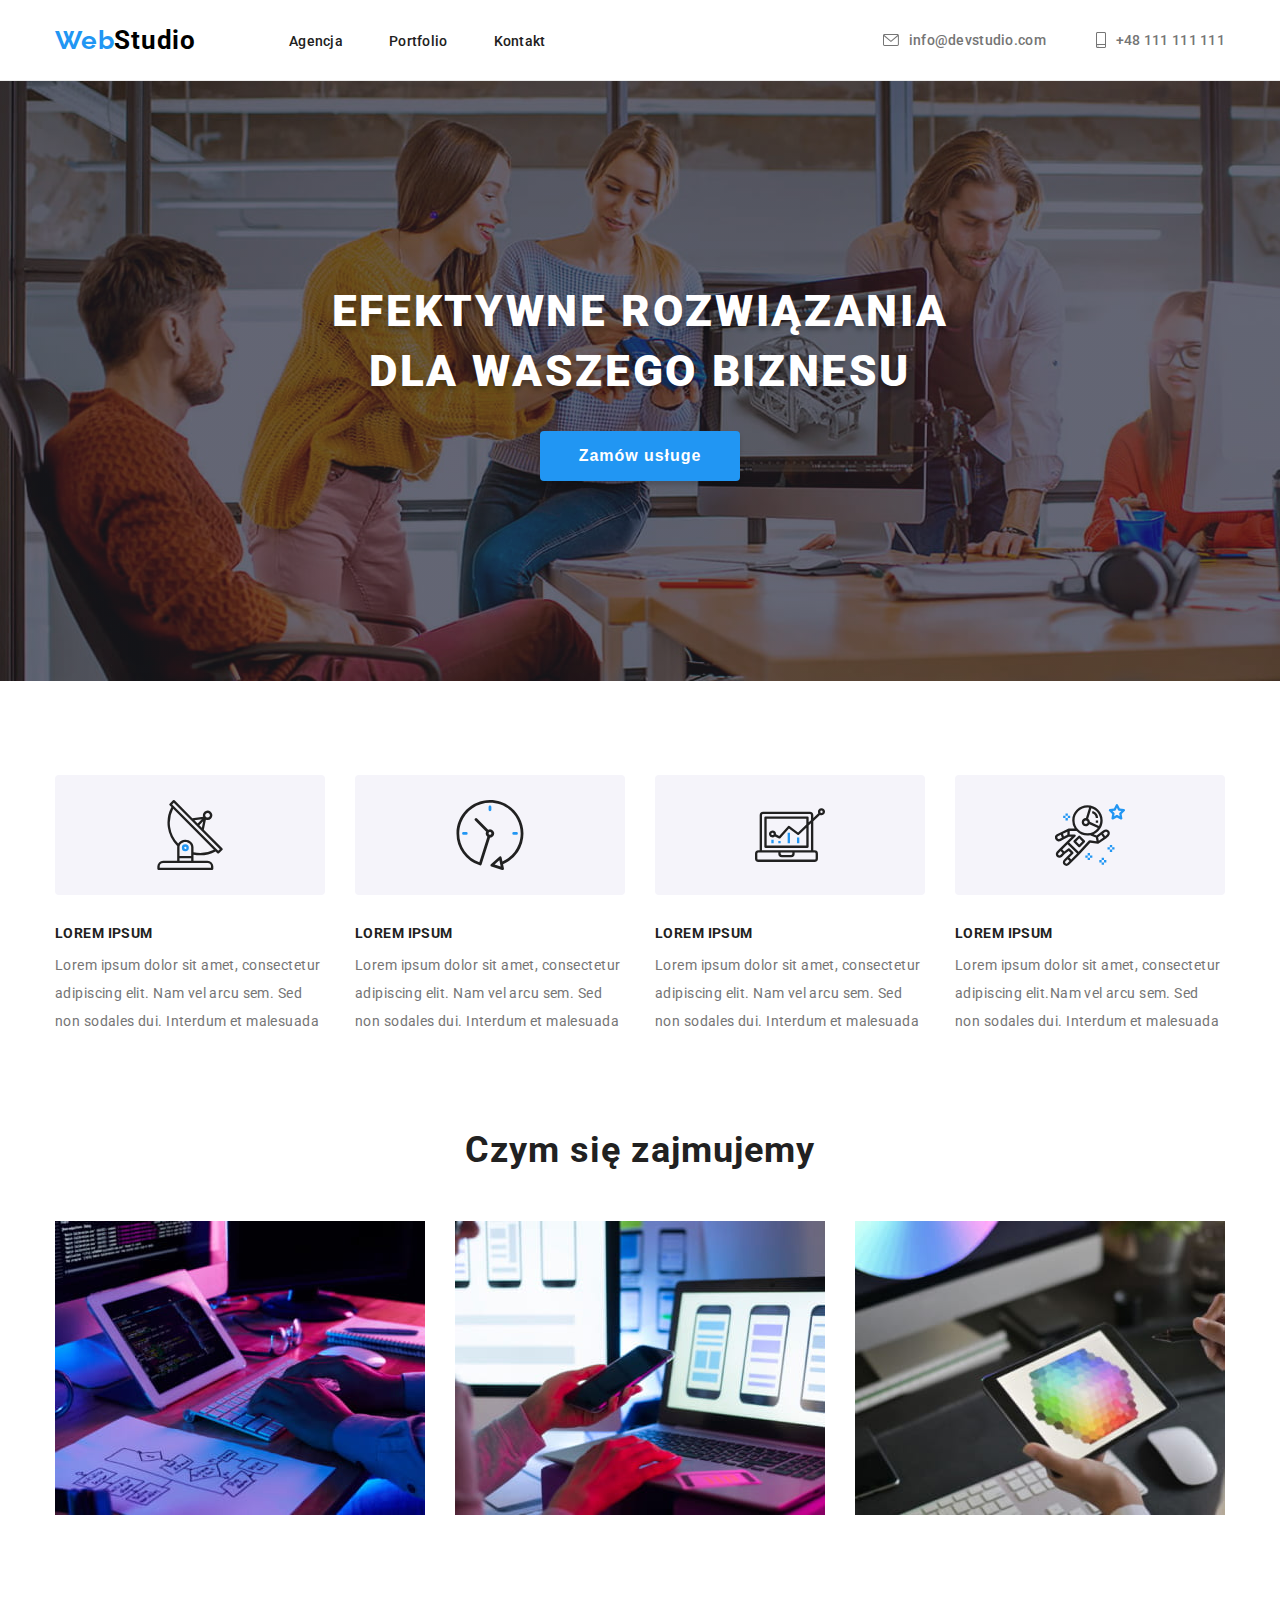
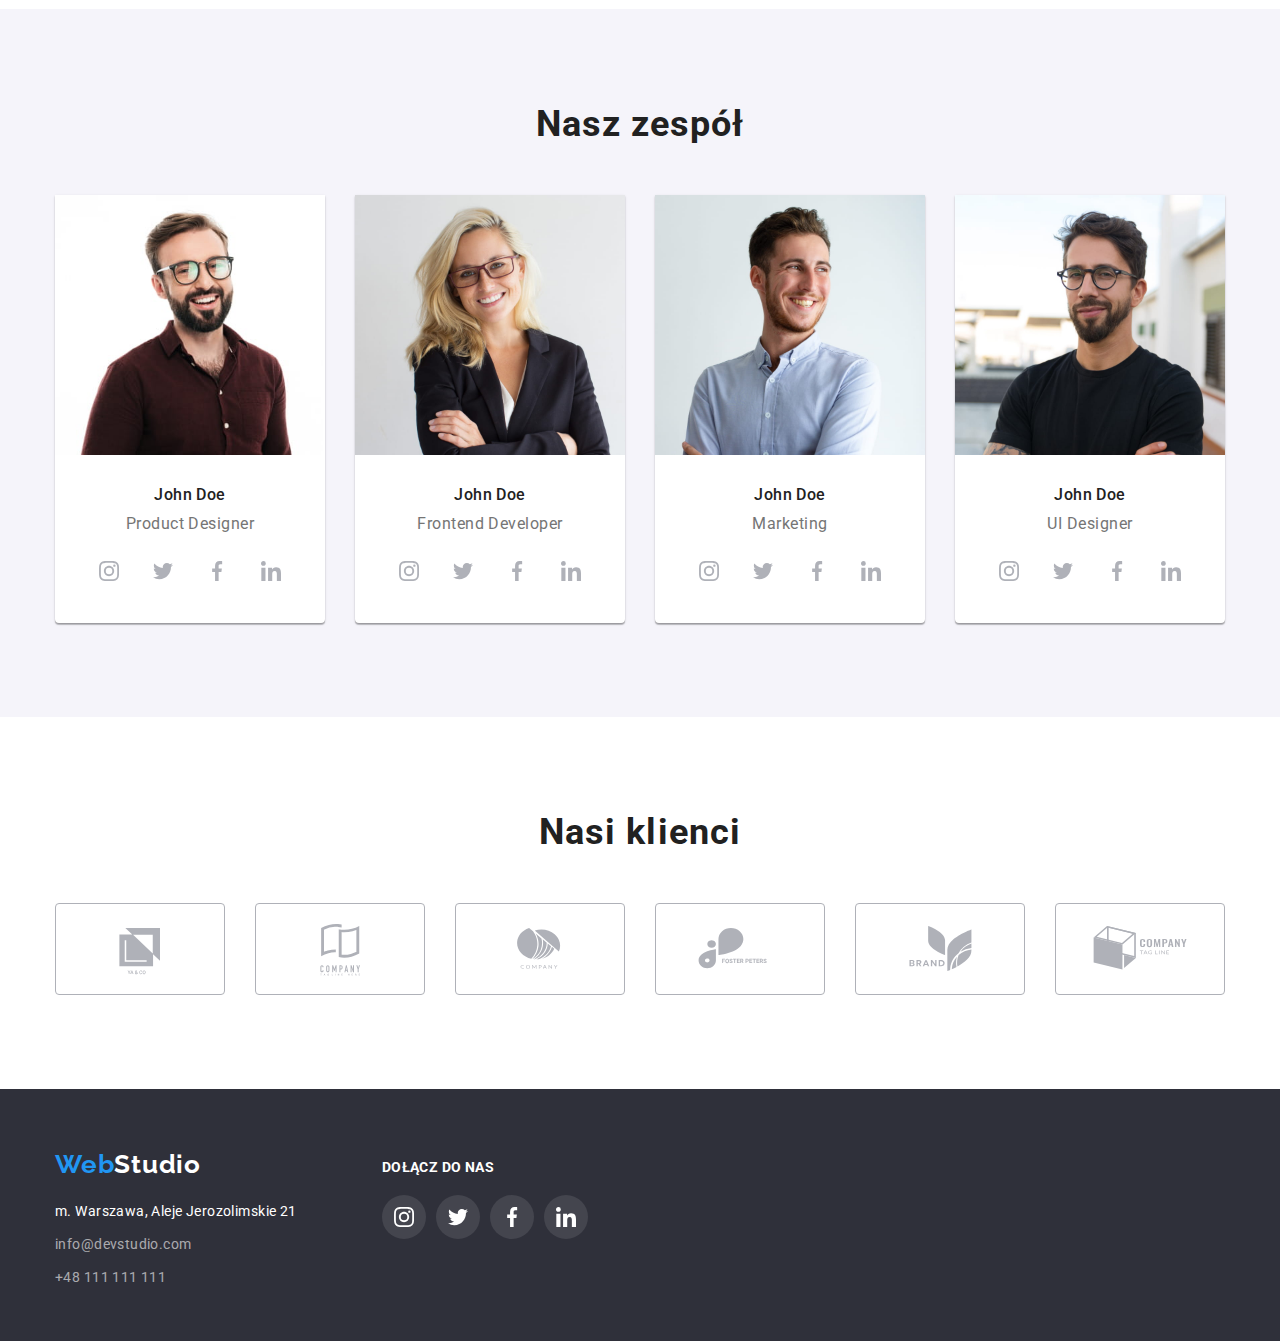
<file: index.html>
<!DOCTYPE html>
<html lang="pl-PL">

<head>
    <meta charset="UTF-8">
    <meta http-equiv="X-UA-Compatible" content="IE=edge">
    <meta name="viewport" content="width=device-width, initial-scale=1.0">
    <link rel="stylesheet" href="https://github.com/sindresorhus/modern-normalize/blob/main/modern-normalize.css">
    <link rel="stylesheet" href="./css/styles.css">
    <link rel="preconnect" href="https://fonts.googleapis.com">
    <link rel="preconnect" href="https://fonts.gstatic.com" crossorigin>
    <link
        href="https://fonts.googleapis.com/css2?family=Raleway:wght@700&family=Roboto:wght@400;500;700;900&display=swap"
        rel="stylesheet">
    <title>WebStudio</title>
</head>

<body>
    <header class="header">
        <div class="container">
            <a class="navigation-logo-header" href="./index.html"><span
                    class="navigation-logo-span">Web</span>Studio</a>
            <nav>
                <ul class="navigation-list">
                    <li class="navigation-list-item"><a class="navigation-list-link" href="./index.html">Agencja</a>
                    </li>
                    <li class="navigation-list-item"><a class="navigation-list-link"
                            href="./portfolio.html">Portfolio</a>
                    </li>
                    <li class="navigation-list-item"><a class="navigation-list-link" href="#">Kontakt</a></li>
                </ul>
            </nav>
            <ul class="header-contacts">
                <li><a class="header-mail-link" href="mailto:info@devstudio.com">
                        <svg class="envelope-phone" width="16" height="12">
                            <use href="./images/icons.svg#icon-envelope"></use>
                        </svg>info@devstudio.com</a></li>
                <li><a class="header-phone-number-link" href="tel:+48111111111">
                        <svg class="envelope-phone" width="10" height="16">
                            <use href="./images/icons.svg#icon-smartphone"></use>
                        </svg>+48 111 111 111</a></li>
            </ul>
        </div>
    </header>
    <main>
        <!-- SEKCJA BANER -->
        <section class="baner-header">
            <div class="container">
                <div class="block-banner-outside">
                    <div class="block-banner-inside">
                        <h1 class="text-baner">EFEKTYWNE ROZWIĄZANIA <br /> DLA WASZEGO BIZNESU</h1>
                        <button class="button-index" type="button">Zamów usługe</button>
                    </div>
                </div>
            </div>
        </section>
        <!-- SEKCJA LOREM IPSUM - NASZE ATUTY i - CZYM SIĘ ZAJMUJEMY-->
        <section class="section">
            <div class="container">
                <div class="advantages">
                    <ul class="advantages-list">
                        <li class="advantages-list-item">
                            <p class="advantages-list-item-background">
                                <svg width="70" height="70">
                                    <use href="./images/icons.svg#icon-antenna"></use>
                                </svg>
                            </p>
                            <h2 class="advantages-list-item-header">LOREM IPSUM</h2>
                            <p class="advantages-list-item-description">Lorem ipsum dolor sit amet, consectetur
                                adipiscing
                                elit. Nam vel arcu sem. Sed non sodales dui. Interdum et malesuada</p>
                        </li>
                        <li class="advantages-list-item">
                            <p class="advantages-list-item-background">
                                <svg width="70" height="70">
                                    <use href="./images/icons.svg#icon-clock"></use>
                                </svg>
                            </p>
                            <h2 class="advantages-list-item-header">LOREM IPSUM</h2>
                            <p class="advantages-list-item-description">Lorem ipsum dolor sit amet, consectetur
                                adipiscing
                                elit. Nam vel arcu sem. Sed non sodales dui. Interdum et malesuada</p>
                        </li>
                        <li class="advantages-list-item">
                            <p class="advantages-list-item-background">
                                <svg width="70" height="70">
                                    <use href="./images/icons.svg#icon-diagram"></use>
                                </svg>
                            </p>
                            <h2 class="advantages-list-item-header">LOREM IPSUM</h2>
                            <p class="advantages-list-item-description">Lorem ipsum dolor sit amet, consectetur
                                adipiscing
                                elit. Nam vel arcu sem. Sed non sodales dui. Interdum et malesuada</p>
                        </li>
                        <li class="advantages-list-item">
                            <p class="advantages-list-item-background">
                                <svg width="70" height="70">
                                    <use href="./images/icons.svg#icon-astronaut"></use>
                                </svg>
                            </p>
                            <h2 class="advantages-list-item-header">LOREM IPSUM</h2>
                            <p class="advantages-list-item-description">Lorem ipsum dolor sit amet, consectetur
                                adipiscing
                                elit.Nam vel arcu sem. Sed non sodales dui. Interdum et malesuada</p>
                        </li>
                    </ul>
                </div>
                <h2 class="heading-text-index">Czym się zajmujemy</h2>
                <ul class="service-box-list">
                    <li class="service-box-list-item">
                        <img src="./images/Main/box1.jpg" alt="coding on keyboard" width="370" height="294">
                    </li>
                    <li class="service-box-list-item">
                        <img src="./images/Main/box2.jpg" alt="picking design of mobile version on laptop" width="370"
                            height="294">
                    </li>
                    <li class="service-box-list-item">
                        <img src="./images/Main/box3.jpg" alt="picking colours on tablet" width="370" height="294">
                    </li>
                </ul>
            </div>
        </section>
        <!-- SEKCJA - NASZ ZESPÓŁ -->
        <section class="section-team section">
            <div class="container">
                <h2 class="heading-text-index">Nasz zespół</h2>
                <ul class="team-box-list">
                    <li class="team-box-list-item">
                        <img class="team-box-list-item-image" src="./images/Main/team_card_1.jpg"
                            alt="Product Designer photo" width="270" height="260">
                        <p class="team-box-list-item-name">John Doe</p>
                        <p class="team-box-list-item-occupation">Product Designer</p>
                        <ul class="team-box-list-social-icons-list">
                            <li>
                                <a class="team-box-list-social-icons-list-link" href="#">
                                    <svg width="20" height="20">
                                        <use href="./images/icons.svg#icon-instagram"></use>
                                    </svg>
                                </a>
                            </li>
                            <li>
                                <a class="team-box-list-social-icons-list-link" href="#">
                                    <svg width="20" height="20">
                                        <use href="./images/icons.svg#icon-twitter"></use>
                                    </svg>
                                </a>
                            </li>
                            <li>
                                <a class="team-box-list-social-icons-list-link" href="#">
                                    <svg width="20" height="20">
                                        <use href="./images/icons.svg#icon-facebook"></use>
                                    </svg>
                                </a>
                            </li>
                            <li>
                                <a class="team-box-list-social-icons-list-link" href="#">
                                    <svg width="20" height="20">
                                        <use href="./images/icons.svg#icon-linkedin"></use>
                                    </svg>
                                </a>
                            </li>
                        </ul>
                    </li>
                    <li class="team-box-list-item">
                        <img class="team-box-list-item-image" src="./images/Main/team_card_2.jpg"
                            alt="Frontend Developer photo" width="270" height="260">
                        <p class="team-box-list-item-name">John Doe</p>
                        <p class="team-box-list-item-occupation">Frontend Developer</p>
                        <ul class="team-box-list-social-icons-list">
                            <li>
                                <a class="team-box-list-social-icons-list-link" href="#">
                                    <svg width="20" height="20">
                                        <use href="./images/icons.svg#icon-instagram"></use>
                                    </svg>
                                </a>
                            </li>
                            <li>
                                <a class="team-box-list-social-icons-list-link" href="#">
                                    <svg width="20" height="20">
                                        <use href="./images/icons.svg#icon-twitter"></use>
                                    </svg>
                                </a>
                            </li>
                            <li>
                                <a class="team-box-list-social-icons-list-link" href="#">
                                    <svg width="20" height="20">
                                        <use href="./images/icons.svg#icon-facebook"></use>
                                    </svg>
                                </a>
                            </li>
                            <li>
                                <a class="team-box-list-social-icons-list-link" href="#">
                                    <svg width="20" height="20">
                                        <use href="./images/icons.svg#icon-linkedin"></use>
                                    </svg>
                                </a>
                            </li>
                        </ul>
                    </li>
                    <li class="team-box-list-item">
                        <img class="team-box-list-item-image" src="./images/Main/team_card_3.jpg"
                            alt="Marketing manager photo" width="270" height="260">
                        <p class="team-box-list-item-name">John Doe</p>
                        <p class="team-box-list-item-occupation">Marketing</p>
                        <ul class="team-box-list-social-icons-list">
                            <li>
                                <a class="team-box-list-social-icons-list-link" href="#">
                                    <svg width="20" height="20">
                                        <use href="./images/icons.svg#icon-instagram"></use>
                                    </svg>
                                </a>
                            </li>
                            <li>
                                <a class="team-box-list-social-icons-list-link" href="#">
                                    <svg width="20" height="20">
                                        <use href="./images/icons.svg#icon-twitter"></use>
                                    </svg>
                                </a>
                            </li>
                            <li>
                                <a class="team-box-list-social-icons-list-link" href="#">
                                    <svg width="20" height="20">
                                        <use href="./images/icons.svg#icon-facebook"></use>
                                    </svg>
                                </a>
                            </li>
                            <li>
                                <a class="team-box-list-social-icons-list-link" href="#">
                                    <svg width="20" height="20">
                                        <use href="./images/icons.svg#icon-linkedin"></use>
                                    </svg>
                                </a>
                            </li>
                        </ul>
                    </li>
                    <li class="team-box-list-item">
                        <img class="team-box-list-item-image" src="./images/Main/team_card_4.jpg"
                            alt="Photo of UI Designer" width="270" height="260">
                        <p class="team-box-list-item-name">John Doe</p>
                        <p class="team-box-list-item-occupation">UI Designer</p>
                        <ul class="team-box-list-social-icons-list">
                            <li>
                                <a class="team-box-list-social-icons-list-link" href="#">
                                    <svg width="20" height="20">
                                        <use href="./images/icons.svg#icon-instagram"></use>
                                    </svg>
                                </a>
                            </li>
                            <li>
                                <a class="team-box-list-social-icons-list-link" href="#">
                                    <svg width="20" height="20">
                                        <use href="./images/icons.svg#icon-twitter"></use>
                                    </svg>
                                </a>
                            </li>
                            <li>
                                <a class="team-box-list-social-icons-list-link" href="#">
                                    <svg width="20" height="20">
                                        <use href="./images/icons.svg#icon-facebook"></use>
                                    </svg>
                                </a>
                            </li>
                            <li>
                                <a class="team-box-list-social-icons-list-link" href="#">
                                    <svg width="20" height="20">
                                        <use href="./images/icons.svg#icon-linkedin"></use>
                                    </svg>
                                </a>
                            </li>
                        </ul>
                    </li>
                </ul>
            </div>
        </section>
        <!-- SEKCJA - NASI KLIENCI -->
        <section class="section">
            <div class="container">
                <h2 class="heading-text-index">Nasi klienci</h2>
                <ul class="our-clients-list">
                    <li>
                        <a class="our-clients-list-background" href="#">
                            <svg class="our-clients-list-svg">
                                <use href="./images/icons.svg#icon-Client-1"></use>
                            </svg>
                        </a>
                    </li>
                    <li>
                        <a class="our-clients-list-background" href="#">
                            <svg class="our-clients-list-svg">
                                <use href="./images/icons.svg#icon-Client-2"></use>
                            </svg>
                        </a>
                    </li>
                    <li>
                        <a class="our-clients-list-background" href="#">
                            <svg class="our-clients-list-svg">
                                <use href="./images/icons.svg#icon-Client-3"></use>
                            </svg>
                        </a>
                    </li>
                    <li>
                        <a class="our-clients-list-background" href="#">
                            <svg class="our-clients-list-svg">
                                <use href="./images/icons.svg#icon-Client-4"></use>
                            </svg>
                        </a>
                    </li>
                    <li>
                        <a class="our-clients-list-background" href="#">
                            <svg class="our-clients-list-svg">
                                <use href="./images/icons.svg#icon-Client-5"></use>
                            </svg>
                        </a>
                    </li>
                    <li>
                        <a class="our-clients-list-background" href="#">
                            <svg class="our-clients-list-svg">
                                <use href="./images/icons.svg#icon-Client-6"></use>
                            </svg>
                        </a>
                    </li>
                </ul>
            </div>
        </section>
    </main>
    <footer class="footer">
        <div class="container">
            <div class="footer-block">
                <div class="footer-block-contacts">
                    <a class="footer-navigation-logo" href="./index.html"><span
                            class="navigation-logo-span">Web</span>Studio</a>
                    <address>
                        <ul class="address-footer-list">
                            <li class="address-footer-list-item address-footer-list-maps">m. Warszawa, Aleje
                                Jerozolimskie 21</li>
                            <li class="address-footer-list-item"><a class="address-footer-list-mail-phone-link"
                                    href="mailto:info@devstudio.com">info@devstudio.com</a></li>
                            <li class="address-footer-list-item"><a class="address-footer-list-mail-phone-link"
                                    href="tel:+48111111111">+48 111 111
                                    111</a>
                            </li>
                        </ul>
                    </address>
                </div>
                <div class="footer-block-connect-to-us">
                    <p class="footer-block-connect-to-us-text">Dołącz do nas</p>
                    <ul class="footer-block-connect-to-us-list">
                        <li>
                            <a class="footer-block-connect-to-us-list-link" href="#">
                                <svg width="20" height="20">
                                    <use href="./images/icons.svg#icon-instagram"></use>
                                </svg>
                            </a>
                        </li>
                        <li>
                            <a class="footer-block-connect-to-us-list-link" href="#">
                                <svg width="20" height="20">
                                    <use href="./images/icons.svg#icon-twitter"></use>
                                </svg>
                            </a>
                        </li>
                        <li>
                            <a class="footer-block-connect-to-us-list-link" href="#">
                                <svg width="20" height="20">
                                    <use href="./images/icons.svg#icon-facebook"></use>
                                </svg>
                            </a>
                        </li>
                        <li>
                            <a class="footer-block-connect-to-us-list-link" href="#">
                                <svg width="20" height="20">
                                    <use href="./images/icons.svg#icon-linkedin"></use>
                                </svg>
                            </a>
                        </li>
                    </ul>
                </div>
            </div>
        </div>
    </footer>
</body>

</html>
</file>
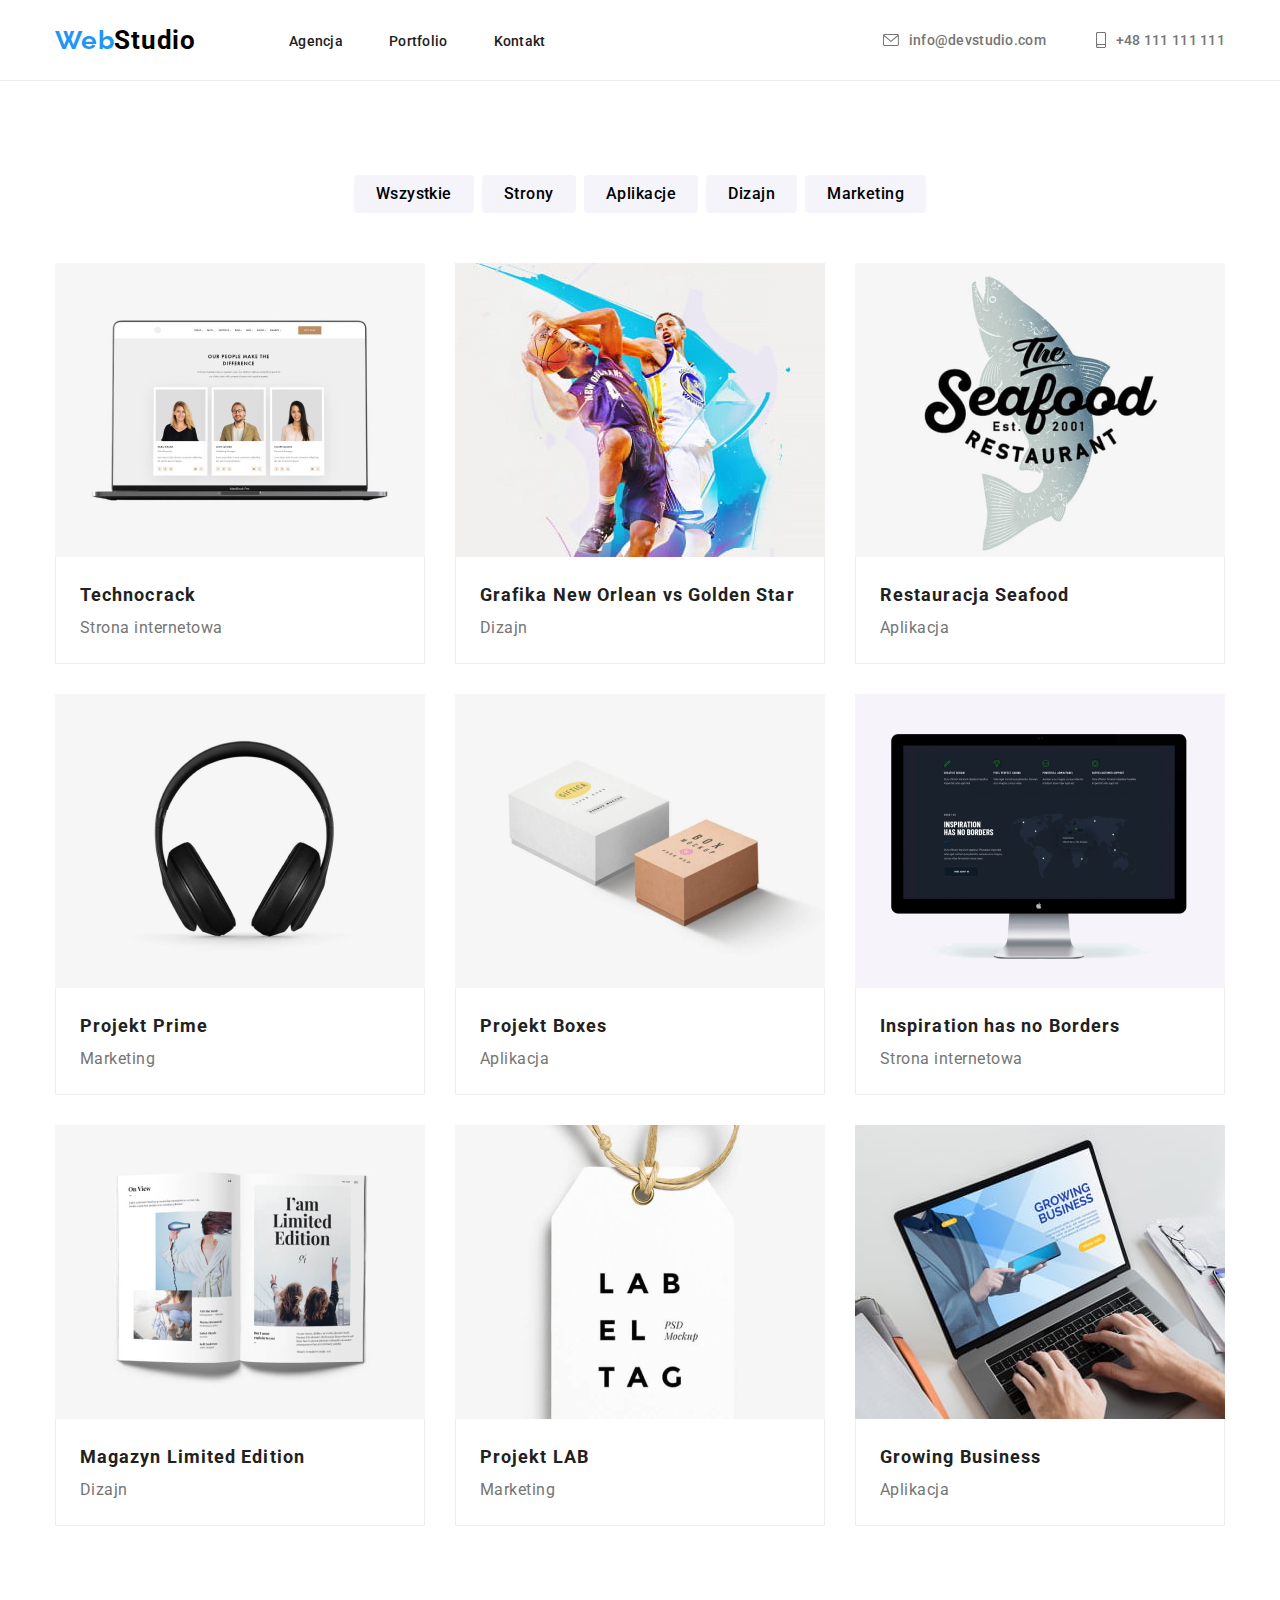
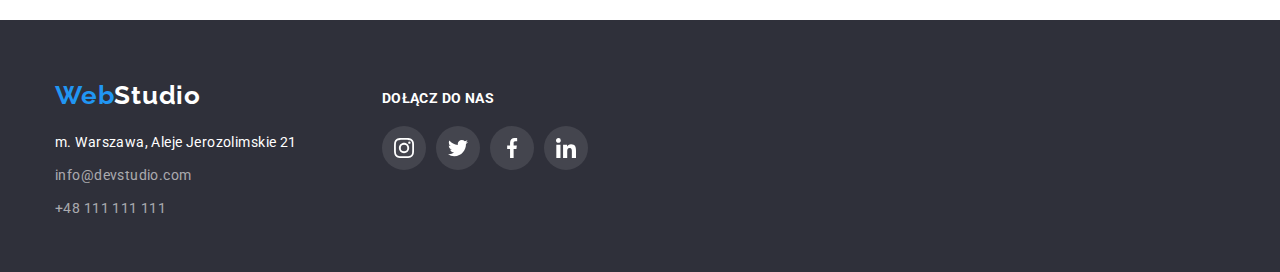
<file: portfolio.html>
<!DOCTYPE html>
<html lang="pl-PL">

<head>
    <meta charset="UTF-8">
    <meta http-equiv="X-UA-Compatible" content="IE=edge">
    <meta name="viewport" content="width=device-width, initial-scale=1.0">
    <link rel="stylesheet" href="https://github.com/sindresorhus/modern-normalize/blob/main/modern-normalize.css">
    <link rel="stylesheet" href="./css/styles.css">
    <link rel="preconnect" href="https://fonts.googleapis.com">
    <link rel="preconnect" href="https://fonts.gstatic.com" crossorigin>
    <link
        href="https://fonts.googleapis.com/css2?family=Raleway:wght@700&family=Roboto:wght@400;500;700;900&display=swap"
        rel="stylesheet">
    <title>WebStudio</title>
</head>

<body>
    <header class="header">
        <div class="container">
            <a class="navigation-logo-header" href="./index.html"><span
                    class="navigation-logo-span">Web</span>Studio</a>
            <nav>
                <ul class="navigation-list">
                    <li class="navigation-list-item"><a class="navigation-list-link" href="./index.html">Agencja</a>
                    </li>
                    <li class="navigation-list-item"><a class="navigation-list-link"
                            href="./portfolio.html">Portfolio</a>
                    </li>
                    <li class="navigation-list-item"><a class="navigation-list-link" href="#">Kontakt</a></li>
                </ul>
            </nav>
            <ul class="header-contacts">
                <li><a class="header-mail-link" href="mailto:info@devstudio.com">
                        <svg class="envelope-phone" width="16" height="12">
                            <use href="./images/icons.svg#icon-envelope"></use>
                        </svg>info@devstudio.com</a></li>
                <li><a class="header-phone-number-link" href="tel:+48111111111">
                        <svg class="envelope-phone" width="10" height="16">
                            <use href="./images/icons.svg#icon-smartphone"></use>
                        </svg>+48 111 111 111</a></li>
            </ul>
        </div>
    </header>
    <main>
        <!-- SEKCJA KATEGORII PORTFOLIO -->
        <section class="section">
            <div class="container">
                <ul class="button-porfolio-list">
                    <li class="button-porfolio-list-item"><button class="button-portfolio"
                            type="button">Wszystkie</button>
                    </li>
                    <li class="button-porfolio-list-item"><button class="button-portfolio" type="button">Strony</button>
                    </li>
                    <li class="button-porfolio-list-item"><button class="button-portfolio"
                            type="button">Aplikacje</button>
                    </li>
                    <li class="button-porfolio-list-item"><button class="button-portfolio" type="button">Dizajn</button>
                    </li>
                    <li class="button-porfolio-list-item"><button class="button-portfolio"
                            type="button">Marketing</button>
                    </li>
                </ul>
                <ul class="category-portfolio-list">
                    <li class="category-portfolio-list-item">
                        <img src="./images/Portfolio/Technocrack.jpg" alt="Strona internetowa Technocrack" width="370"
                            height="294">
                        <div class="category-portfolio-list-item-tekst">
                            <p class="category-portfolio-list-item-header">Technocrack</p>
                            <p class="category-portfolio-list-item-description">Strona internetowa</p>
                        </div>
                    </li>
                    <li class="category-portfolio-list-item">
                        <img src="./images/Portfolio/Grafika_New_Orlean.jpg" alt="Projekt graficzny NBA" width="370"
                            height="294">
                        <div class="category-portfolio-list-item-tekst">
                            <p class="category-portfolio-list-item-header">Grafika New Orlean vs Golden Star</p>
                            <p class="category-portfolio-list-item-description">Dizajn</p>
                        </div>
                    </li>
                    <li class="category-portfolio-list-item">
                        <img src="./images/Portfolio/Restauracja_Seafood.jpg" alt="Logo restauracji Seafood" width="370"
                            height="294">
                        <div class="category-portfolio-list-item-tekst">
                            <p class="category-portfolio-list-item-header">Restauracja Seafood</p>
                            <p class="category-portfolio-list-item-description">Aplikacja</p>
                        </div>
                    </li>
                    <li class="category-portfolio-list-item">
                        <img src="./images/Portfolio/projekt_prime.jpg" alt="Słuchawki Projekt Prime" width="370"
                            height="294">
                        <div class="category-portfolio-list-item-tekst">
                            <p class="category-portfolio-list-item-header">Projekt Prime</p>
                            <p class="category-portfolio-list-item-description">Marketing</p>
                        </div>
                    </li>
                    <li class="category-portfolio-list-item">
                        <img src="./images/Portfolio/Projekt_Boxes.jpg" alt="Logo aplikacji Projekt Boxes" width="370"
                            height="294">
                        <div class="category-portfolio-list-item-tekst">
                            <p class="category-portfolio-list-item-header">Projekt Boxes</p>
                            <p class="category-portfolio-list-item-description">Aplikacja</p>
                        </div>
                    </li>
                    <li class="category-portfolio-list-item">
                        <img src="./images/Portfolio/Inspiration_has_no_Borders.jpg"
                            alt="Główna strona internetowa - Inspiration has no Borders" width="370" height="294">
                        <div class="category-portfolio-list-item-tekst">
                            <p class="category-portfolio-list-item-header">Inspiration has no Borders</p>
                            <p class="category-portfolio-list-item-description">Strona internetowa</p>
                        </div>
                    </li>
                    <li class="category-portfolio-list-item">
                        <img src="./images/Portfolio/Magazyn_Limited_Edition.jpg"
                            alt="Artykuł z web-strony Magazyn Limited Edition" width="370" height="294">
                        <div class="category-portfolio-list-item-tekst">
                            <p class="category-portfolio-list-item-header">Magazyn Limited Edition</p>
                            <p class="category-portfolio-list-item-description">Dizajn</p>
                        </div>
                    </li>
                    <li class="category-portfolio-list-item">
                        <img src="./images/Portfolio/Projekt_LAB.jpg" alt="Etykieta Projektu LAB" width="370"
                            height="294">
                        <div class="category-portfolio-list-item-tekst">
                            <p class="category-portfolio-list-item-header">Projekt LAB</p>
                            <p class="category-portfolio-list-item-description">Marketing</p>
                        </div>
                    </li>
                    <li class="category-portfolio-list-item">
                        <img src="./images/Portfolio/Growing_Business.jpg"
                            alt="Główna strona internetowa - Growing Business" width="370" height="294">
                        <div class="category-portfolio-list-item-tekst">
                            <p class="category-portfolio-list-item-header">Growing Business</p>
                            <p class="category-portfolio-list-item-description">Aplikacja</p>
                        </div>
                    </li>
                </ul>
            </div>
        </section>
    </main>
    <footer class="footer">
        <div class="container">
            <div class="footer-block">
                <div class="footer-block-contacts">
                    <a class="footer-navigation-logo" href="./index.html"><span
                            class="navigation-logo-span">Web</span>Studio</a>
                    <address>
                        <ul class="address-footer-list">
                            <li class="address-footer-list-item address-footer-list-maps">m. Warszawa, Aleje
                                Jerozolimskie 21</li>
                            <li class="address-footer-list-item"><a class="address-footer-list-mail-phone-link"
                                    href="mailto:info@devstudio.com">info@devstudio.com</a></li>
                            <li class="address-footer-list-item"><a class="address-footer-list-mail-phone-link"
                                    href="tel:+48111111111">+48 111 111
                                    111</a>
                            </li>
                        </ul>
                    </address>
                </div>
                <div class="footer-block-connect-to-us">
                    <p class="footer-block-connect-to-us-text">Dołącz do nas</p>
                    <ul class="footer-block-connect-to-us-list">
                        <li>
                            <a class="footer-block-connect-to-us-list-link" href="#">
                                <svg width="20" height="20">
                                    <use href="./images/icons.svg#icon-instagram"></use>
                                </svg>
                            </a>
                        </li>
                        <li>
                            <a class="footer-block-connect-to-us-list-link" href="#">
                                <svg width="20" height="20">
                                    <use href="./images/icons.svg#icon-twitter"></use>
                                </svg>
                            </a>
                        </li>
                        <li>
                            <a class="footer-block-connect-to-us-list-link" href="#">
                                <svg width="20" height="20">
                                    <use href="./images/icons.svg#icon-facebook"></use>
                                </svg>
                            </a>
                        </li>
                        <li>
                            <a class="footer-block-connect-to-us-list-link" href="#">
                                <svg width="20" height="20">
                                    <use href="./images/icons.svg#icon-linkedin"></use>
                                </svg>
                            </a>
                        </li>
                    </ul>
                </div>
            </div>
        </div>
    </footer>
</body>

</html>
</file>
<file: css/styles.css>
:root {
  --main-color: #212121;
  --secondary-color: #2196f3;
  --third-color: #757575;
  --fourth-color: #ffffff;
  --main-font: "Roboto", sans-serif;
  --secondary-font: "Raleway", sans-serif;
  --background: #2f303a;
}

body {
  font-family: "Roboto", "Raleway", sans-serif;
  color: var(--main-color);
  margin: 0;
}

h1,
h2,
h3,
h4,
h5,
h6 {
  margin: 0;
  padding: 0;
}

ul,
ol {
  margin: 0;
  padding: 0;
}

p {
  margin: 0;
  padding: 0;
}

img {
  display: block;
}

.container {
  width: 1200px;
  margin: 0 auto;
}

*:focus {
  outline: none;
}

/* ==== HEADER ==== */

.header {
  border-bottom: 1px solid #ececec;
}

.header .container {
  display: flex;
  align-items: center;
  height: 80px;
}

.navigation-list,
.header-contacts {
  display: flex;
  align-items: center;
  list-style: none;
}

.header-contacts {
  margin-left: auto;
}

.header-mail-link {
  margin-right: 50px;
}

.navigation-logo-header {
  font-weight: 700;
  font-size: 26px;
  line-height: 1.192;
  /* identical to box height */
  letter-spacing: 0.03em;
  text-decoration: none;
  color: #000000;
  margin-left: 15px;
  margin-right: 93px;
}

.navigation-list-item:not(:last-child) {
  margin-right: 46px;
}

.header-mail-link {
  margin-left: auto;
}

.header-phone-number-link {
  margin-right: 15px;
}

.navigation-logo-span {
  font-family: var(--secondary-font);
  font-weight: 700;
  font-size: 26px;
  line-height: 1.192;
  /* identical to box height */
  letter-spacing: 0.03em;
  text-decoration: none;
  color: var(--secondary-color);
}

.navigation-list-link {
  font-weight: 500;
  font-size: 14px;
  line-height: 1.143;
  letter-spacing: 0.02em;
  text-decoration: none;
  color: var(--main-color);
}

.header-mail-link,
.header-phone-number-link {
  font-style: normal;
  font-weight: 500;
  font-size: 14px;
  line-height: 1.143;
  letter-spacing: 0.02em;
  color: var(--third-color);
  text-decoration: none;
  display: flex;
  align-items: center;
  fill: var(--third-color);
}

.navigation-list-link:hover,
.navigation-list-link:focus,
.header-mail-link:hover,
.header-mail-link:focus,
.header-phone-number-link:hover,
.header-phone-number-link:focus {
  color: var(--secondary-color);
  fill: var(--secondary-color);
}

.envelope-phone {
  padding-right: 10px;
}

/* ==== END HEADER ==== */

/* ==== MAIN INDEX ==== */

.baner-header {
  background-color: var(--background);
  height: 37.5rem;
  display: flex;
  align-items: center;
  background-image: linear-gradient(
      0deg,
      rgba(47, 48, 58, 0.4) 0%,
      rgba(47, 48, 58, 0.4) 100%
    ),
    url(../images/Main/baner.jpg);
  background-repeat: no-repeat;
  background-size: cover;
}

.block-banner-outside {
  align-items: center;
  margin: 0 auto;
}

.text-baner {
  font-weight: 900;
  font-size: 44px;
  line-height: 1.364;
  /* or 136% */
  text-align: center;
  letter-spacing: 0.06em;
  text-transform: uppercase;
  color: var(--fourth-color);
  align-items: center;
  margin: auto;
  text-shadow: 0px 4px 4px rgba(0, 0, 0, 0.25);
}

.button-index {
  font-weight: 700;
  font-size: 16px;
  line-height: 1.875;
  /* identical to box height, or 188% */
  letter-spacing: 0.06em;
  color: var(--fourth-color);
  cursor: pointer;
  background-color: var(--secondary-color);
  width: 200px;
  height: 50px;
  box-shadow: 0px 4px 4px rgba(0, 0, 0, 0.15);
  border-radius: 4px;
  display: block;
  text-align: center;
  margin: 30px auto auto;
  border: 0;
}

.advantages-list {
  display: flex;
  list-style: none;
  align-items: center;
  gap: 30px;
  padding: 0 15px;
}

.advantages {
  margin-bottom: 94px;
}

.advantages-list-item-background {
  display: flex;
  width: 270px;
  height: 120px;
  background-color: #f5f4fa;
  border-radius: 4px;
  align-items: center;
  justify-content: center;
  margin-bottom: 30px;
}

.advantages-list-item-header {
  font-weight: 700;
  font-size: 14px;
  line-height: 1.143;
  letter-spacing: 0.03em;
  text-transform: uppercase;
  margin-bottom: 10px;
}

.advantages-list-item-description {
  font-size: 14px;
  line-height: 2;
  /* or 171% */
  letter-spacing: 0.03em;
  color: var(--third-color);
}

.heading-text-index {
  font-weight: 700;
  font-size: 36px;
  line-height: 1.167;
  text-align: center;
  letter-spacing: 0.03em;
  margin-bottom: 50px;
}

.service-box-list {
  display: flex;
  list-style: none;
  align-items: center;
  gap: 30px;
  padding: 0 15px;
}

.section {
  padding: 94px 0;
}

.section-team {
  background-color: #f5f4fa;
}

.team-box-list {
  display: flex;
  list-style: none;
  align-items: center;
  gap: 30px;
  padding: 0 15px;
}

.team-box-list-item {
  box-sizing: border-box;
  background: var(--fourth-color);
  /* material shadow v1 */
  box-shadow: 0px 1px 3px rgba(0, 0, 0, 0.12), 0px 1px 1px rgba(0, 0, 0, 0.14),
    0px 2px 1px rgba(0, 0, 0, 0.2);
  border-radius: 0px 0px 4px 4px;
}

.team-box-list-item-name {
  font-weight: 500;
  font-size: 16px;
  line-height: 1.1875;
  /* identical to box height */
  text-align: center;
  letter-spacing: 0.03em;
  margin-top: 30px;
}

.team-box-list-item-occupation {
  font-size: 16px;
  line-height: 1.1875;
  /* identical to box height */
  text-align: center;
  letter-spacing: 0.03em;
  color: var(--third-color);
  margin-top: 10px;
}

.team-box-list-social-icons-list {
  display: flex;
  list-style: none;
  align-items: center;
  gap: 10px;
  padding: 16px 32px 30px 32px;
}

.team-box-list-social-icons-list-link {
  display: flex;
  width: 44px;
  height: 44px;
  border-radius: 50%;
  align-items: center;
  justify-content: center;
  fill: #afb1b8;
}

.team-box-list-social-icons-list-link:hover,
.team-box-list-social-icons-list-link:focus {
  fill: var(--fourth-color);
  background-color: var(--secondary-color);
}

.our-clients-list {
  display: flex;
  list-style: none;
  align-items: center;
  gap: 30px;
  padding: 0 15px;
}

.our-clients-list-background {
  display: flex;
  width: 170px;
  height: 92px;
  box-sizing: border-box;
  border: 1px solid #afb1b8;
  border-radius: 4px;
  align-items: center;
  fill: #afb1b8;
}

.our-clients-list-svg {
  min-width: auto;
  min-height: 60px;
}

.our-clients-list-background:hover,
.our-clients-list-background:focus,
.our-clients-list-svg:hover,
.our-clients-list-svg:focus {
  fill: var(--secondary-color);
  border-color: var(--secondary-color);
}

/* ==== END MAIN ==== */

/* ==== MAIN PORFOLIO ==== */

.button-porfolio-list {
  display: flex;
  flex-wrap: wrap;
  list-style: none;
  align-items: center;
  justify-content: center;
}

.button-portfolio {
  font-family: Roboto;
  font-weight: 500;
  font-size: 16px;
  line-height: 1.625;
  /* identical to box height, or 162% */
  text-align: center;
  letter-spacing: 0.03em;
  background-color: #f5f4fa;
  border-radius: 4px;
  cursor: pointer;
  border: 0;
  padding: 6px 22px;
}

.button-porfolio-list-item:not(:last-child) {
  margin-right: 8px;
}

.button-portfolio:hover,
.button-portfolio:focus {
  background-color: var(--secondary-color);
  color: var(--fourth-color);
  box-shadow: 0px 3px 1px rgba(0, 0, 0, 0.1), 0px 1px 2px rgba(0, 0, 0, 0.08),
    0px 2px 2px rgba(0, 0, 0, 0.12);
}

.category-portfolio-list {
  display: flex;
  flex-wrap: wrap;
  align-items: center;
  padding: 0 15px;
  list-style: none;
  margin-top: 50px;
  gap: 30px;
}

.category-portfolio-list-item {
  box-sizing: border-box;
  background: #ffffff;
  cursor: pointer;
}

.category-portfolio-list-item:hover,
.category-portfolio-list-item:focus {
  box-shadow: 0px 1px 1px rgba(0, 0, 0, 0.12), 0px 4px 4px rgba(0, 0, 0, 0.06),
    1px 4px 6px rgba(0, 0, 0, 0.16);
}

.category-portfolio-list-item-tekst {
  border-right: 1px solid #eeeeee;
  border-bottom: 1px solid #eeeeee;
  border-left: 1px solid #eeeeee;
  padding: 20px 24px;
}

.category-portfolio-list-item-header {
  font-weight: 700;
  font-size: 18px;
  line-height: 2;
  /* identical to box height, or 200% */
  letter-spacing: 0.06em;
}

.category-portfolio-list-item-description {
  font-size: 16px;
  line-height: 1.875;
  /* identical to box height, or 188% */
  letter-spacing: 0.03em;
  color: var(--third-color);
}

/* ==== END PORFOLIO ==== */

/* ==== FOOTER ===== */

.footer {
  background-color: var(--background);
  height: 252px;
}

.footer-block {
  display: flex;
  width: 1200px;
  align-items: center;
  margin: auto;
}

.footer-block-contacts {
  padding: 60px 15px 0 15px;
}

.address-footer-list {
  list-style: none;
  margin-top: 20px;
}

.footer-navigation-logo {
  font-family: var(--secondary-font);
  font-weight: 700;
  font-size: 26px;
  line-height: 1.192;
  /* identical to box height */
  letter-spacing: 0.03em;
  text-decoration: none;
  color: var(--fourth-color);
}

.address-footer-list-item:not(:last-child) {
  margin-bottom: 9px;
}

.address-footer-list-maps {
  font-style: normal;
  font-size: 14px;
  line-height: 1.714;
  /* or 171% */
  letter-spacing: 0.03em;
  color: var(--fourth-color);
  text-decoration: none;
}

.address-footer-list-mail-phone-link {
  font-style: normal;
  font-size: 14px;
  line-height: 1.714;
  /* or 171% */
  letter-spacing: 0.03em;
  color: rgba(255, 255, 255, 0.6);
  text-decoration: none;
}

.address-footer-list-mail-phone-link:hover,
.address-footer-list-mail-phone-link:focus {
  color: var(--secondary-color);
}

.footer-block-connect-to-us {
  margin-left: 70px;
  margin-top: 20px;
}

.footer-block-connect-to-us-text {
  font-weight: 700;
  font-size: 14px;
  line-height: 1.143;
  letter-spacing: 0.03em;
  text-transform: uppercase;
  color: var(--fourth-color);
  margin-bottom: 20px;
}

.footer-block-connect-to-us-list {
  display: flex;
  list-style: none;
  align-items: center;
  gap: 10px;
}

.footer-block-connect-to-us-list-link {
  display: flex;
  width: 44px;
  height: 44px;
  border-radius: 50%;
  align-items: center;
  justify-content: center;
  fill: var(--fourth-color);
  background-color: rgba(255, 255, 255, 0.1);
}

.footer-block-connect-to-us-list-link:hover,
.footer-block-connect-to-us-list-link:focus {
  fill: var(--fourth-color);
  background-color: var(--secondary-color);
}

/* ==== END FOOTER ===== */
</file>
